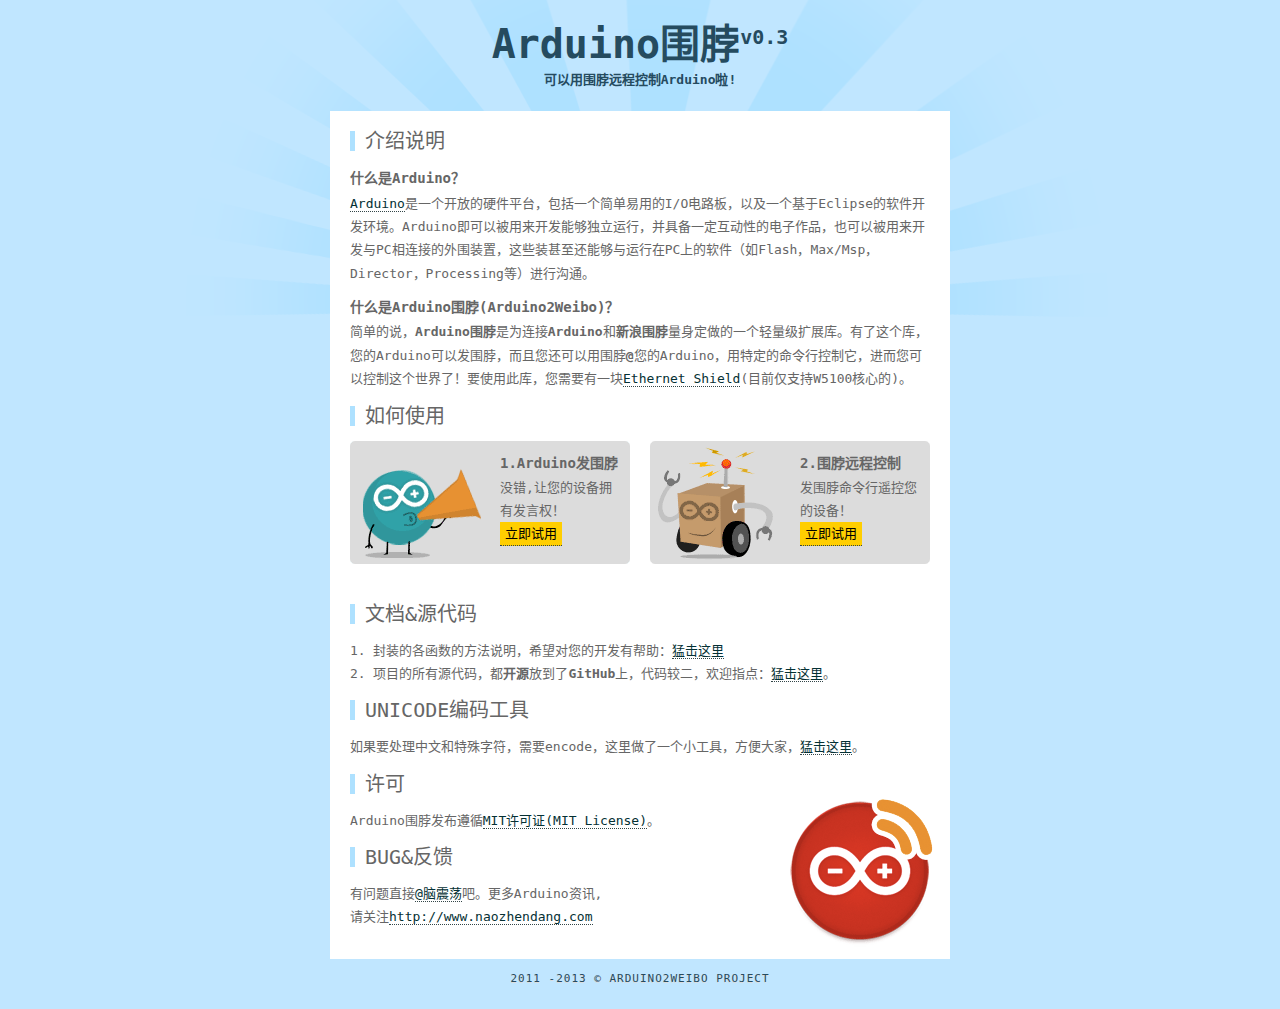
<file: index.html>
<!DOCTYPE HTML> 
<html lang="zh-CN"> 
<head> 
<meta charset="UTF-8"> 
<title>Arduino2Weibo - 可以用围脖远程控制Arduino啦!</title> 
<link rel="stylesheet" type="text/css" href="style.css" media="all" />  
</head> 
<body> 
	<h1>Arduino围脖<sup title="Version 0.3">v0.3</sup></h1> 
	<h2>可以用围脖远程控制Arduino啦!</h2> 
	<div class="wrap"> 
	
		<h3>介绍说明</h3> 
		
			<h4>什么是Arduino？</h4> 
            <p><a href="http://arduino.cc/"  target="_blank">Arduino</a>是一个开放的硬件平台，包括一个简单易用的I/O电路板，以及一个基于Eclipse的软件开发环境。Arduino即可以被用来开发能够独立运行，并具备一定互动性的电子作品，也可以被用来开发与PC相连接的外围装置，这些装甚至还能够与运行在PC上的软件（如Flash，Max/Msp，Director，Processing等）进行沟通。</p>
             
			
			<h4>什么是Arduino围脖(Arduino2Weibo)？</h4> 
			<p>简单的说，<strong>Arduino围脖</strong>是为连接<strong>Arduino</strong>和<strong>新浪围脖</strong>量身定做的一个轻量级扩展库。有了这个库，您的Arduino可以发围脖，而且您还可以用围脖<strong>@</strong>您的Arduino，用特定的命令行控制它，进而您可以控制这个世界了！要使用此库，您需要有一块<a href="http://www.arduino.cc/en/Main/ArduinoEthernetShield"  target="_blank">Ethernet Shield</a>(目前仅支持W5100核心的)。</p> 
				 
		<h3>如何使用</h3>
                <span class="pleft"><div><h4>1.Arduino发围脖</h4>没错,让您的设备拥有发言权！<br/><a class="last button" href="/post_intro.php">立即试用</a></div></span>
                <span class="pright"><div><h4>2.围脖远程控制</h4>发围脖命令行遥控您的设备！<br/><a class="last button" href="/remote_intro.php">立即试用</a></div></span>
                <div class="clear"></div>

  		<h3>文档&源代码</h3> 
		<p> 
   			1. 封装的各函数的方法说明，希望对您的开发有帮助：<a href="../docs.php" target="_blank">猛击这里</a><br/>
   			2. 项目的所有源代码，都<strong>开源</strong>放到了<strong>GitHub</strong>上，代码较二，欢迎指点：<a href="https://github.com/naozhendang/Arduino2Weibo" target="_blank">猛击这里</a>。
		</p> 
		
		<h3>Unicode编码工具</h3> 
		<p> 
			如果要处理中文和特殊字符，需要encode，这里做了一个小工具，方便大家，<a href="../encode.php" target="_blank">猛击这里</a>。
		</p> 
		
		<h3>许可</h3> 
		<p> 
			Arduino围脖发布遵循<a href="http://www.opensource.org/licenses/mit-license.php">MIT许可证(MIT License)</a>。
		</p> 
		
		<h3>Bug&反馈</h3> 
		<p> 
			有问题直接<a href="http://weibo.com/naozhendang">@脑震荡</a>吧。更多Arduino资讯,<br>请关注<a href="http://www.naozhendang.com" target="_blank">http://www.naozhendang.com</a>
		</p> 
	</div> 
	<div id="footer"> 
		2011 -2013 &copy; Arduino2Weibo Project</a> 
	</div> 
</body> 
</html>
</file>
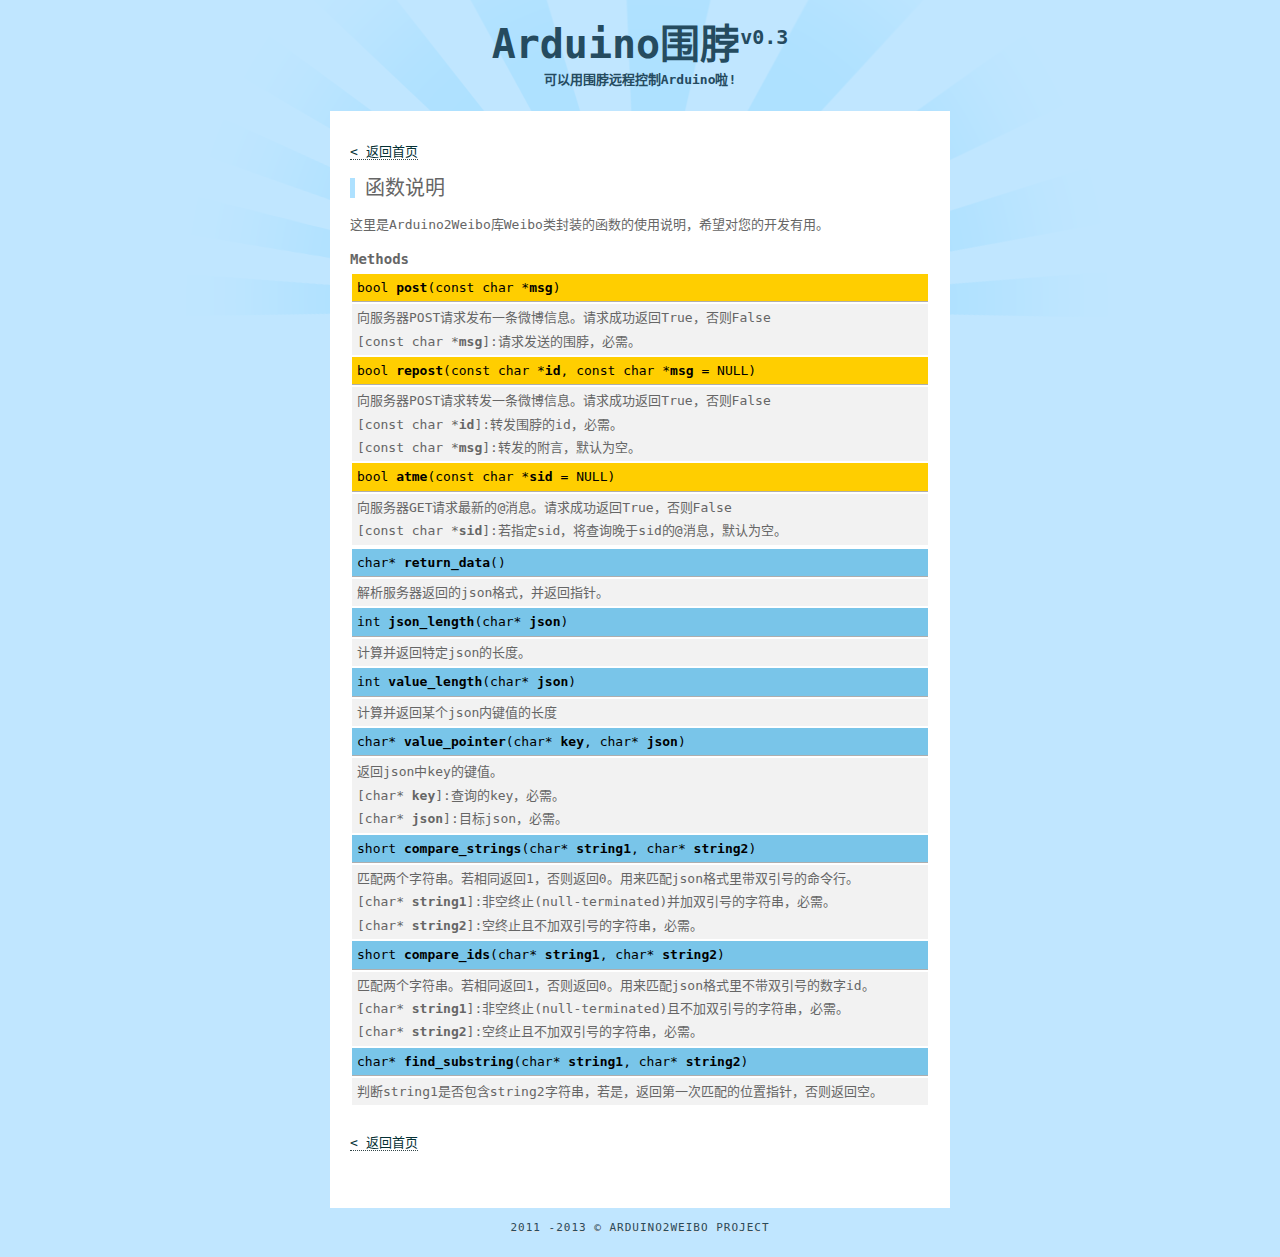
<file: docs.html>
<!DOCTYPE HTML> 
<html lang="zh-CN"> 
<head> 
<meta charset="UTF-8"> 
<title>Arduino2Weibo - 可以用围脖远程控制Arduino啦!</title> 
<link rel="stylesheet" type="text/css" href="style.css" media="all" />  
</head>  
<body> 
	<h1>Arduino围脖<sup title="Version 0.3">v0.3</sup></h1> 
	<h2>可以用围脖远程控制Arduino啦!</h2> 
	<div>
        <br/>
	<p><a href="../index.html">< 返回首页</a></p>
		<h3>函数说明</h3> 
        <p>这里是Arduino2Weibo库Weibo类封装的函数的使用说明，希望对您的开发有用。</p>
        <h4>Methods</h4>
	<table class="http">
	  <tbody>
            <tr>
            	<th>bool <strong>post</strong>(const char *<strong>msg</strong>)</th>
            </tr><tr>
                <td>向服务器POST请求发布一条微博信息。请求成功返回True，否则False<br/>[const char *<strong>msg</strong>]:请求发送的围脖，必需。</td>
            </tr>
            <tr>
            	<th>bool <strong>repost</strong>(const char *<strong>id</strong>, const char *<strong>msg</strong> = NULL)</th>
             </tr><tr>
             	<td>向服务器POST请求转发一条微博信息。请求成功返回True，否则False<br/>[const char *<strong>id</strong>]:转发围脖的id，必需。<br/>[const char *<strong>msg</strong>]:转发的附言，默认为空。</td>
            </tr>
            <tr>
            	<th>bool <strong>atme</strong>(const char *<strong>sid</strong> = NULL)</th>
             </tr><tr>
             	<td>向服务器GET请求最新的@消息。请求成功返回True，否则False<br/>[const char *<strong>sid</strong>]:若指定sid，将查询晚于sid的@消息，默认为空。</td>
            </tr>
            </tbody>
         </table>
         <table class="parser">
	  <tbody>
            <tr>
            	<th>char* <strong>return_data</strong>()</th>
            </tr><tr>
                <td>解析服务器返回的json格式，并返回指针。</td>
            </tr>
            <tr>
            	<th>int <strong>json_length</strong>(char* <strong>json</strong>)</th>
             </tr><tr>
             	<td>计算并返回特定json的长度。</td>
            </tr>
            <tr>
            	<th>int <strong>value_length</strong>(char* <strong>json</strong>)</th>
             </tr><tr>
             	<td>计算并返回某个json内键值的长度</td>
            </tr>
            <tr>
            	<th>char* <strong>value_pointer</strong>(char* <strong>key</strong>, char* <strong>json</strong>)</th>
             </tr><tr>
             	<td>返回json中key的键值。<br/>[char* <strong>key</strong>]:查询的key，必需。<br/>[char* <strong>json</strong>]:目标json，必需。</td>
            </tr>
            <tr>
            	<th>short <strong>compare_strings</strong>(char* <strong>string1</strong>, char* <strong>string2</strong>)</th>
             </tr><tr>
             	<td>匹配两个字符串。若相同返回1，否则返回0。用来匹配json格式里带双引号的命令行。<br/>[char* <strong>string1</strong>]:非空终止(null-terminated)并加双引号的字符串，必需。<br/>[char* <strong>string2</strong>]:空终止且不加双引号的字符串，必需。</td>
            </tr>
            <tr>
            	<th>short <strong>compare_ids</strong>(char* <strong>string1</strong>, char* <strong>string2</strong>)</th>
             </tr><tr>
             	<td>匹配两个字符串。若相同返回1，否则返回0。用来匹配json格式里不带双引号的数字id。<br/>[char* <strong>string1</strong>]:非空终止(null-terminated)且不加双引号的字符串，必需。<br/>[char* <strong>string2</strong>]:空终止且不加双引号的字符串，必需。</td>
            </tr>
            <tr>
            	<th>char* <strong>find_substring</strong>(char* <strong>string1</strong>, char* <strong>string2</strong>)</th>
             </tr><tr>
             	<td>判断string1是否包含string2字符串，若是，返回第一次匹配的位置指针，否则返回空。</td>
            </tr>
          </tbody>
         </table>
       
               
 <br/> <p><a href="../index.html">< 返回首页</a></p>              
<br/>
	</div>		
	<div id="footer"> 
		2011 -2013 &copy; Arduino2Weibo Project</a> 
	</div> 
</body> 
</html>
</file>
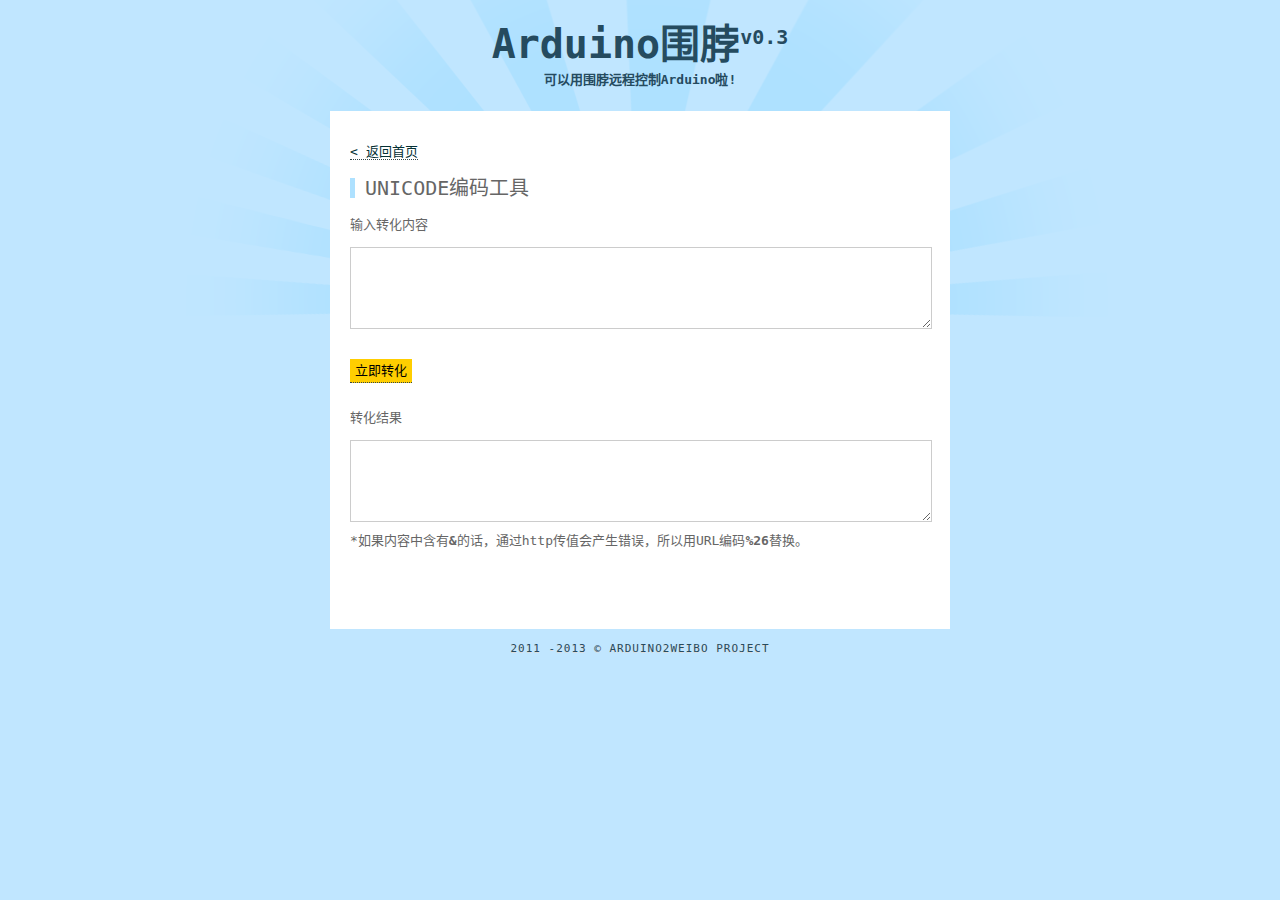
<file: encode.html>
<!DOCTYPE HTML> 
<html lang="zh-CN"> 
<head> 
<meta charset="UTF-8"> 
<title>Arduino2Weibo - 可以用围脖远程控制Arduino啦!</title> 
<link rel="stylesheet" type="text/css" href="style.css" media="all" />  
<script type="text/javascript"><!--
	function uE() {
		if (source.value == '') { alert('坑爹啊!文本框中没有内容...');}
		else{
			result.value = '';
			result.value = unicode(source.value);
		}	
	}


	// private method for UTF-8 encoding 
        function unicode(string){
                string = string.replace(/[^\u0000-\u00FF]/g,function($0){return escape($0).replace(/(%u)(w{4})/gi,"&#x$2;")}).replace(/%u/g,'\\u').replace(/&/g,'%26');
                string = string.toLowerCase();
                return string;
        }
//--></script> 
 
</head> 
<body> 
	<h1>Arduino围脖<sup title="Version 0.3">v0.3</sup></h1> 
	<h2>可以用围脖远程控制Arduino啦!</h2>  
	<div> 
        <br/>
	<p><a href="../index.html">< 返回首页</a></p>
	
		<h3>Unicode编码工具</h3> 
		<p>输入转化内容</p>
 		<textarea id="source" style="width: 580px; height: 80px"></textarea>
		<br><br>
		<a class="last button" href="javascript:void(uE())" style="margin:0 auto;">立即转化</a>
		<br><br>
 		<p>转化结果</p>
		<textarea id="result" style="width: 580px; height: 80px"></textarea>
		<p>*如果内容中含有<strong>&</strong>的话，通过http传值会产生错误，所以用URL编码<strong>%26</strong>替换。</p>
		<br><br>
		
		 
	</div>		
	<div id="footer"> 
		2011 -2013 &copy; Arduino2Weibo Project</a> 
	</div> 
</body> 
</html>
</file>
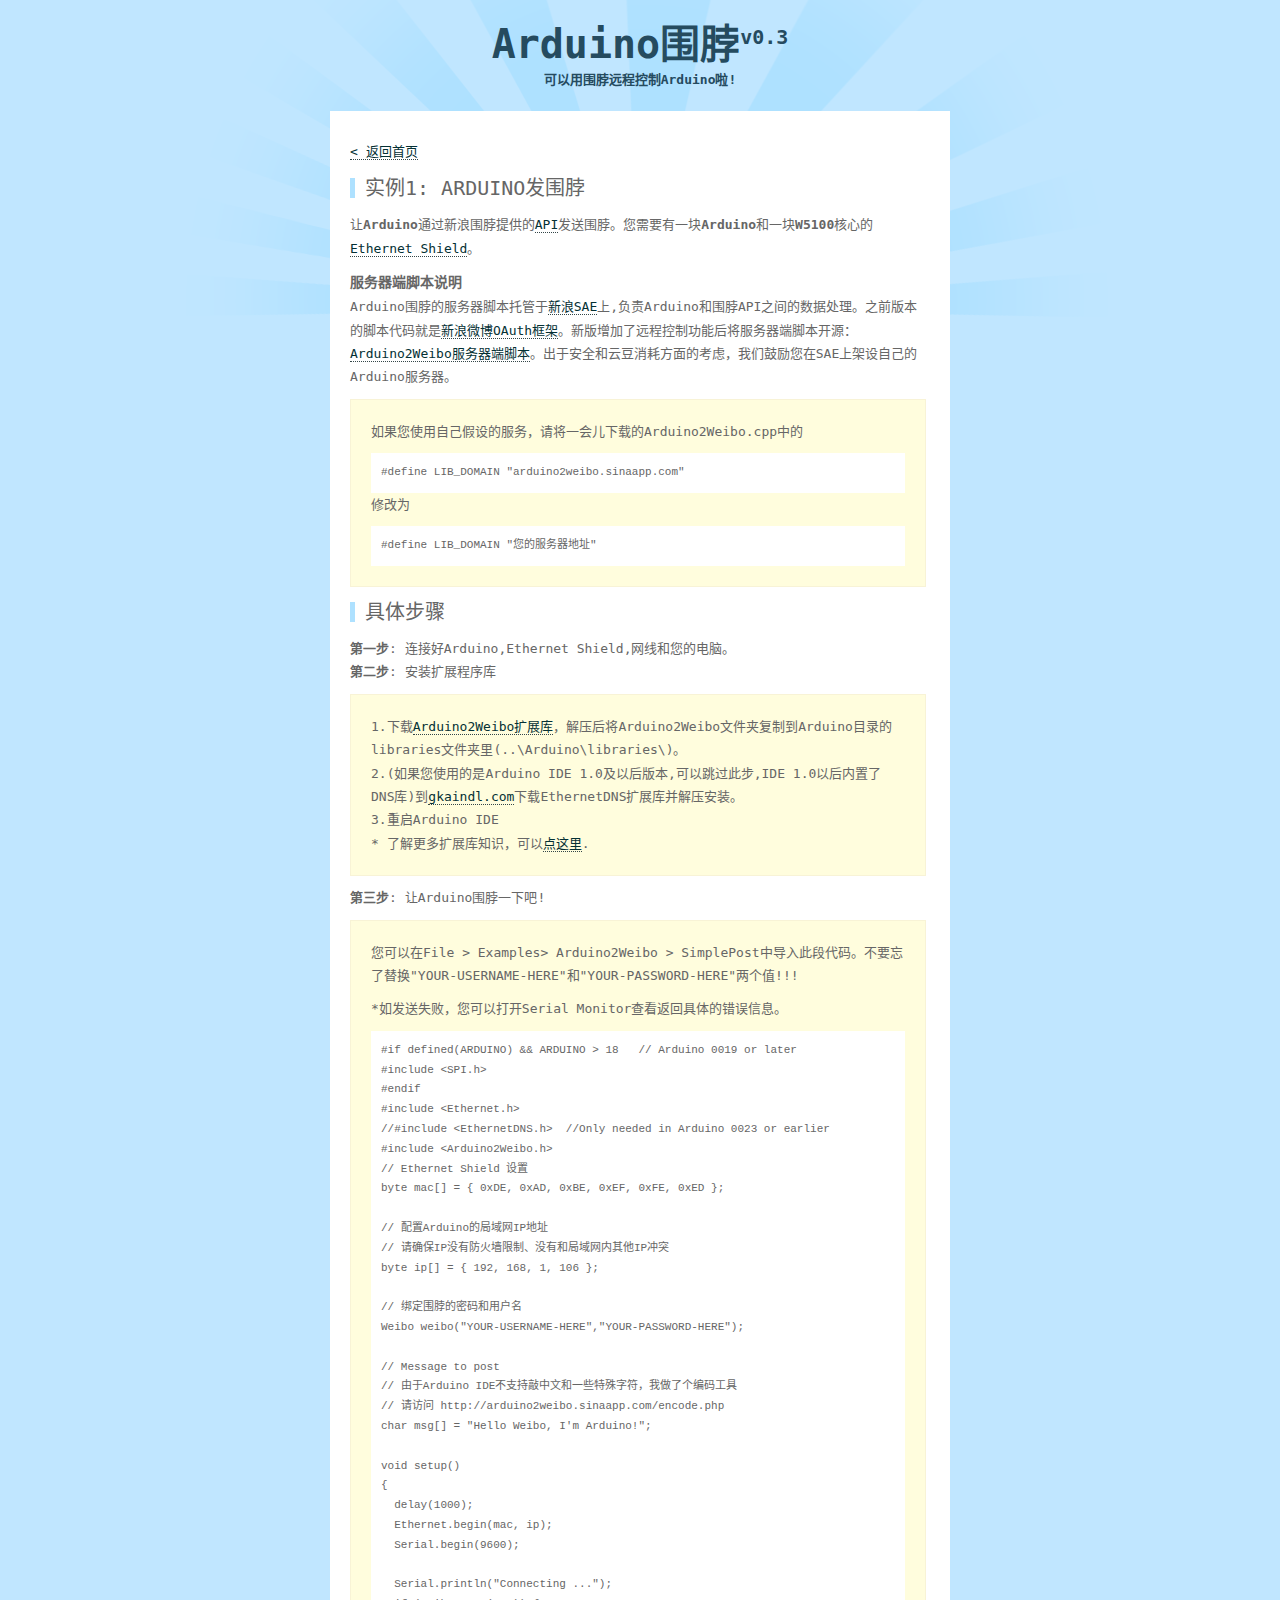
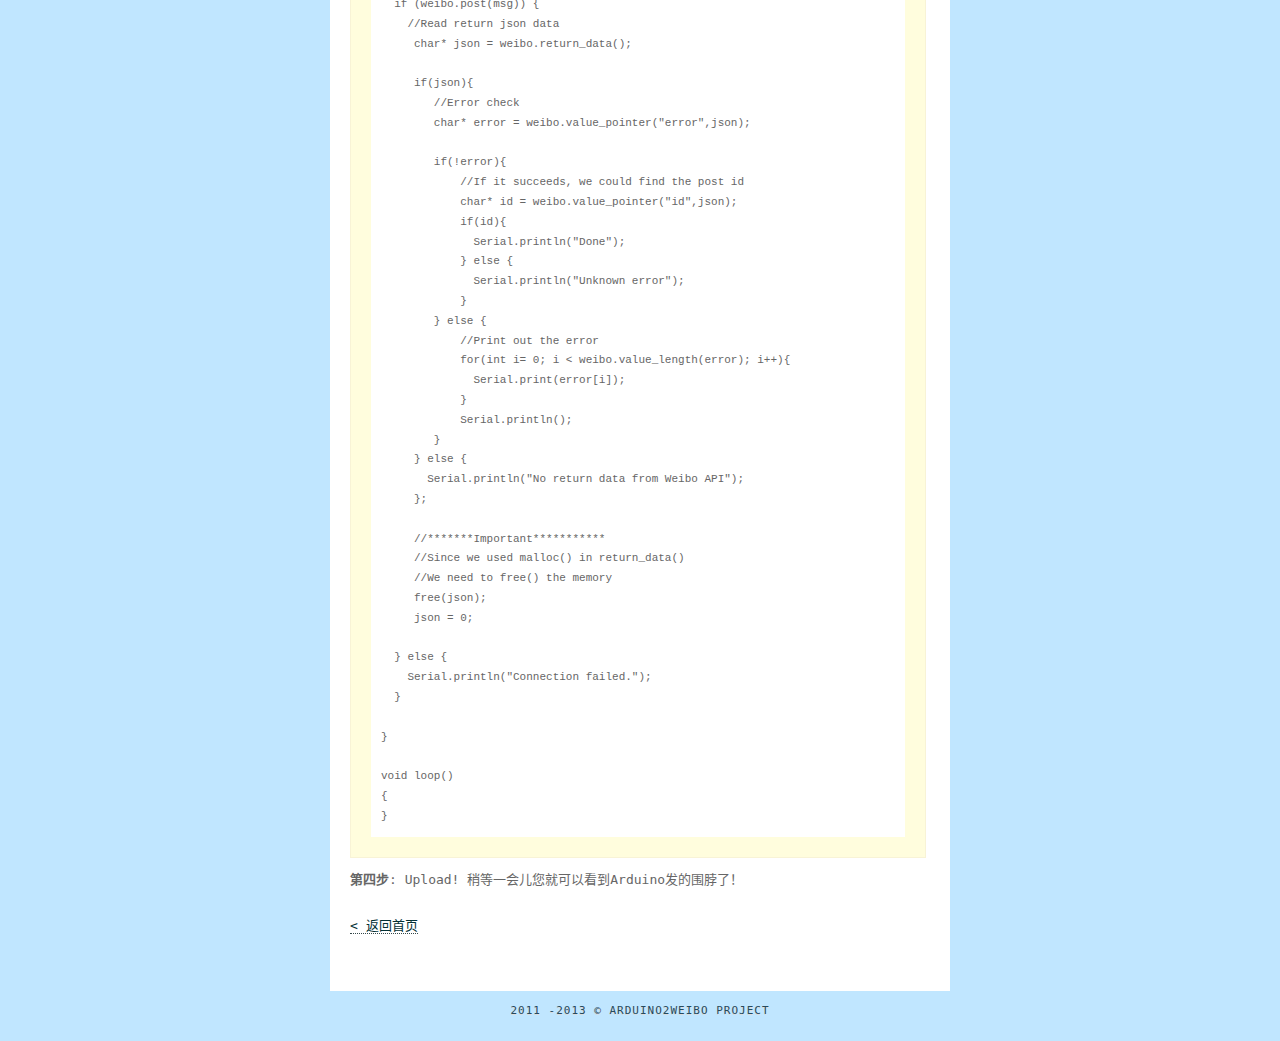
<file: post_intro.html>
<!DOCTYPE HTML> 
<html lang="zh-CN"> 
<head> 
<meta charset="UTF-8"> 
<title>Arduino2Weibo - 可以用围脖远程控制Arduino啦!</title> 
<link rel="stylesheet" type="text/css" href="style.css" media="all" />  
</head>  
<body> 
	<h1>Arduino围脖<sup title="Version 0.3">v0.3</sup></h1> 
	<h2>可以用围脖远程控制Arduino啦!</h2> 
	<div>
        <br/>
	<p><a href="../index.html">< 返回首页</a></p>
		<h3>实例1: Arduino发围脖</h3> 
		
            <p>让<strong>Arduino</strong>通过新浪围脖提供的<a href="http://open.weibo.com/" target="_blank">API</a>发送围脖。您需要有一块<strong>Arduino</strong>和一块<strong>W5100</strong>核心的<a href="http://www.arduino.cc/en/Main/ArduinoEthernetShield"  target="_blank">Ethernet Shield</a>。</p>
            <h4>服务器端脚本说明</h4>
            <p>Arduino围脖的服务器脚本托管于<a href="http://sae.sina.com.cn/"  target="_blank">新浪SAE</a>上,负责Arduino和围脖API之间的数据处理。之前版本的脚本代码就是<a href="http://sae.sina.com.cn/?m=apps&a=detail&aid=6"  target="_blank">新浪微博OAuth框架</a>。新版增加了远程控制功能后将服务器端脚本开源：<a href="https://github.com/naozhendang/Arduino2Weibo" target="_blank">Arduino2Weibo服务器端脚本</a>。出于安全和云豆消耗方面的考虑，我们鼓励您在SAE上架设自己的Arduino服务器。</p> 
	    <div class="panel">
            <p>如果您使用自己假设的服务，请将一会儿下载的Arduino2Weibo.cpp中的</p>
            <pre>#define LIB_DOMAIN "arduino2weibo.sinaapp.com"</pre>
            <p>修改为</p>
            <pre>#define LIB_DOMAIN "您的服务器地址"</pre>
            </div>
                
                <h3>具体步骤</h3>
		<ul>
			<li><strong>第一步</strong>: 连接好Arduino,Ethernet Shield,网线和您的电脑。</li>
			<li><strong>第二步</strong>: 安装扩展程序库</li>
				<div class="panel" id="step2">
					<ul> 
						<li>1.下载<a href="https://github.com/naozhendang/Arduino2Weibo" target="_blank">Arduino2Weibo扩展库</a>，解压后将Arduino2Weibo文件夹复制到Arduino目录的libraries文件夹里(..\Arduino\libraries\)。</li>
						<li>2.(如果您使用的是Arduino IDE 1.0及以后版本,可以跳过此步,IDE 1.0以后内置了DNS库)到<a href="http://gkaindl.com/software/arduino-ethernet"  target="_blank">gkaindl.com</a>下载EthernetDNS扩展库并解压安装。</li>
						<li>3.重启Arduino IDE</li>
						<li>* 了解更多扩展库知识，可以<a href="http://www.arduino.cc/en/Hacking/Libraries" class="ext"  target="_blank">点这里</a>.</li>
					</ul> 
				</div>
			<li><strong>第三步</strong>: 让Arduino围脖一下吧!</li>
				<div class="panel" id="step3">
					 <p>您可以在File > Examples> Arduino2Weibo > SimplePost中导入此段代码。不要忘了替换"YOUR-USERNAME-HERE"和"YOUR-PASSWORD-HERE"两个值!!!</p>
					 <p>*如发送失败，您可以打开Serial Monitor查看返回具体的错误信息。</p>
					 
<pre>
#if defined(ARDUINO) && ARDUINO > 18   // Arduino 0019 or later
#include &lt;SPI.h&gt;
#endif
#include &lt;Ethernet.h&gt;
//#include &lt;EthernetDNS.h&gt;  //Only needed in Arduino 0023 or earlier
#include &lt;Arduino2Weibo.h&gt;
// Ethernet Shield 设置
byte mac[] = { 0xDE, 0xAD, 0xBE, 0xEF, 0xFE, 0xED };

// 配置Arduino的局域网IP地址
// 请确保IP没有防火墙限制、没有和局域网内其他IP冲突
byte ip[] = { 192, 168, 1, 106 };

// 绑定围脖的密码和用户名
Weibo weibo("YOUR-USERNAME-HERE","YOUR-PASSWORD-HERE");

// Message to post
// 由于Arduino IDE不支持敲中文和一些特殊字符，我做了个编码工具 
// 请访问 http://arduino2weibo.sinaapp.com/encode.php
char msg[] = "Hello Weibo, I'm Arduino!";

void setup()
{
  delay(1000);
  Ethernet.begin(mac, ip);
  Serial.begin(9600);
  
  Serial.println("Connecting ...");
  if (weibo.post(msg)) {
    //Read return json data
     char* json = weibo.return_data(); 
     
     if(json){
        //Error check
        char* error = weibo.value_pointer("error",json);
        
        if(!error){
            //If it succeeds, we could find the post id
            char* id = weibo.value_pointer("id",json);           
            if(id){
              Serial.println("Done");
            } else {
              Serial.println("Unknown error");
            }
        } else {
            //Print out the error
            for(int i= 0; i < weibo.value_length(error); i++){
              Serial.print(error[i]);
            }
            Serial.println();
        }
     } else {
       Serial.println("No return data from Weibo API");
     };

     //*******Important***********
     //Since we used malloc() in return_data()
     //We need to free() the memory
     free(json);
     json = 0;
        
  } else {
    Serial.println("Connection failed.");
  }
  
}

void loop()
{
}
</pre>

					 
					 
					 
					 
				</div>	
                                <li><strong>第四步</strong>: Upload! 稍等一会儿您就可以看到Arduino发的围脖了！</li>
		</ul>
 <br/> <p><a href="../index.html">< 返回首页</a></p>              
<br/>
	</div>		
	<div id="footer"> 
		2011 -2013 &copy; Arduino2Weibo Project</a> 
	</div> 
</body> 
</html>
</file>
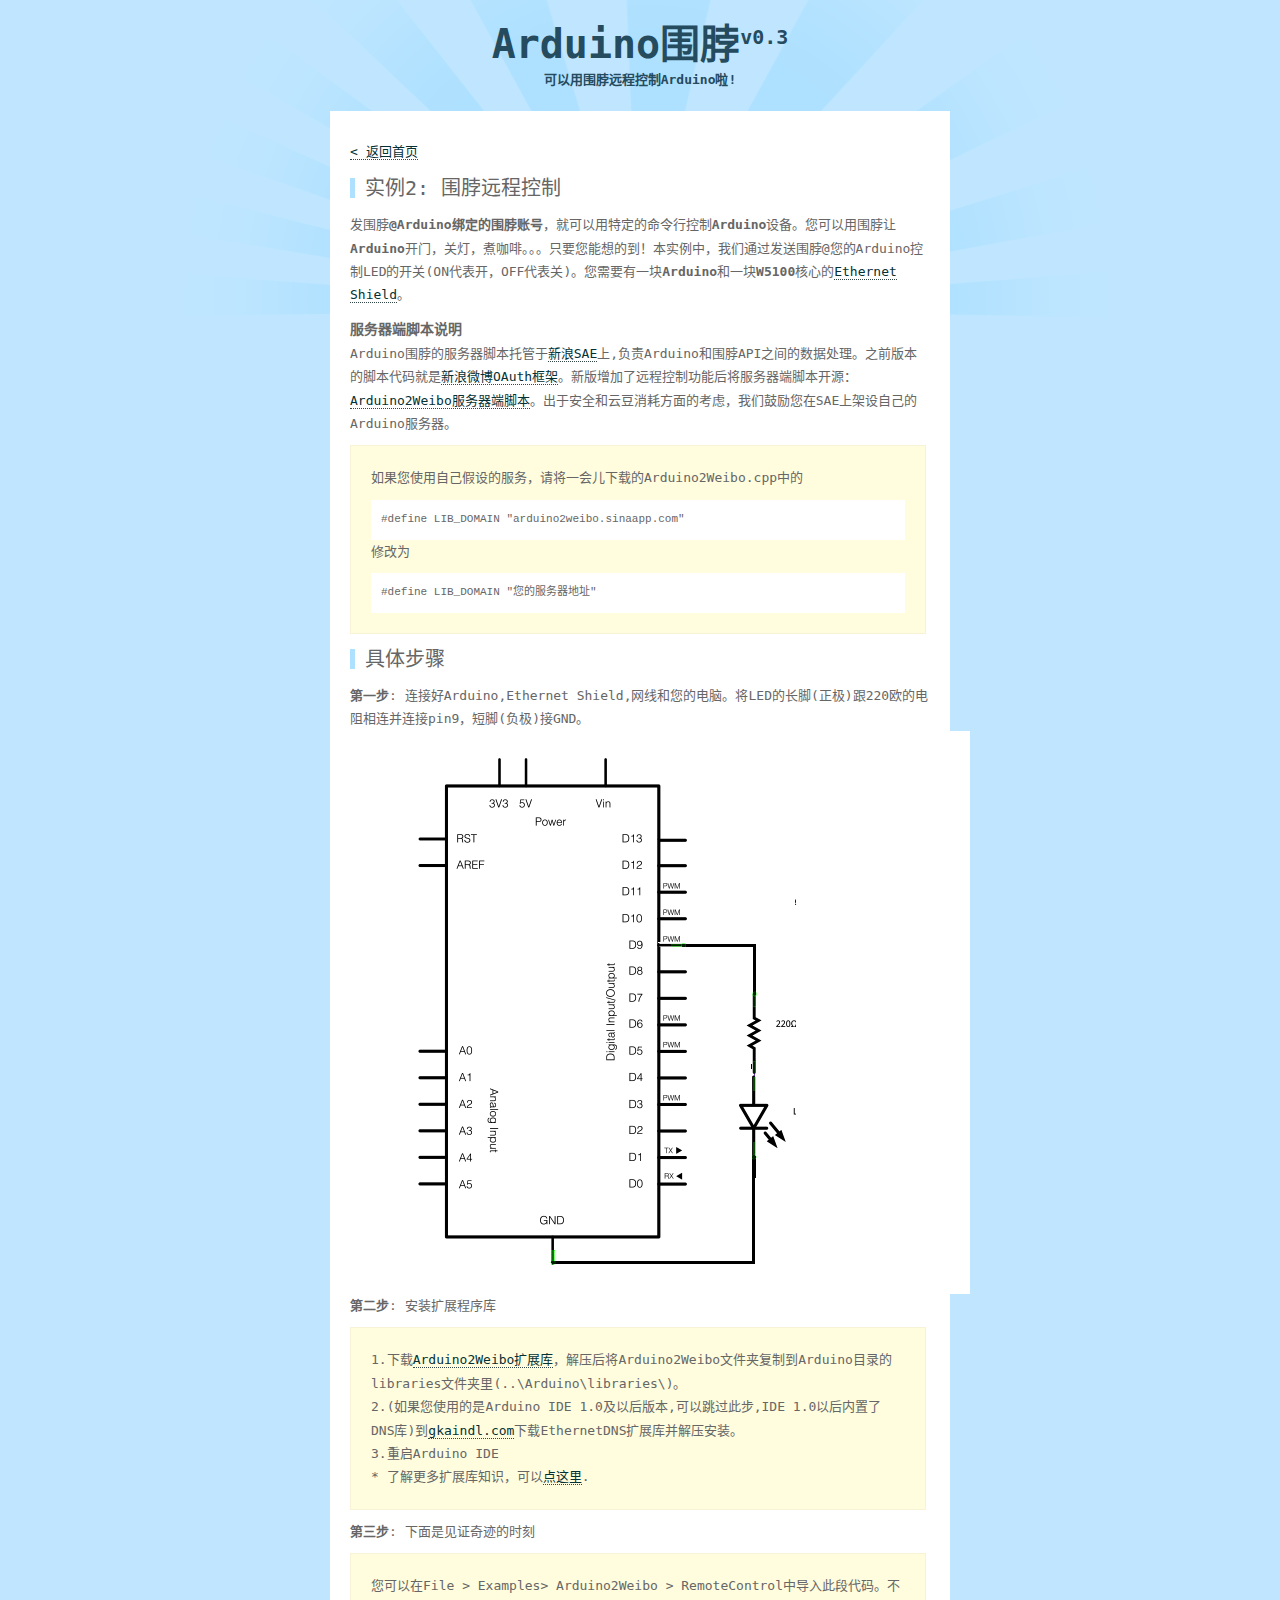
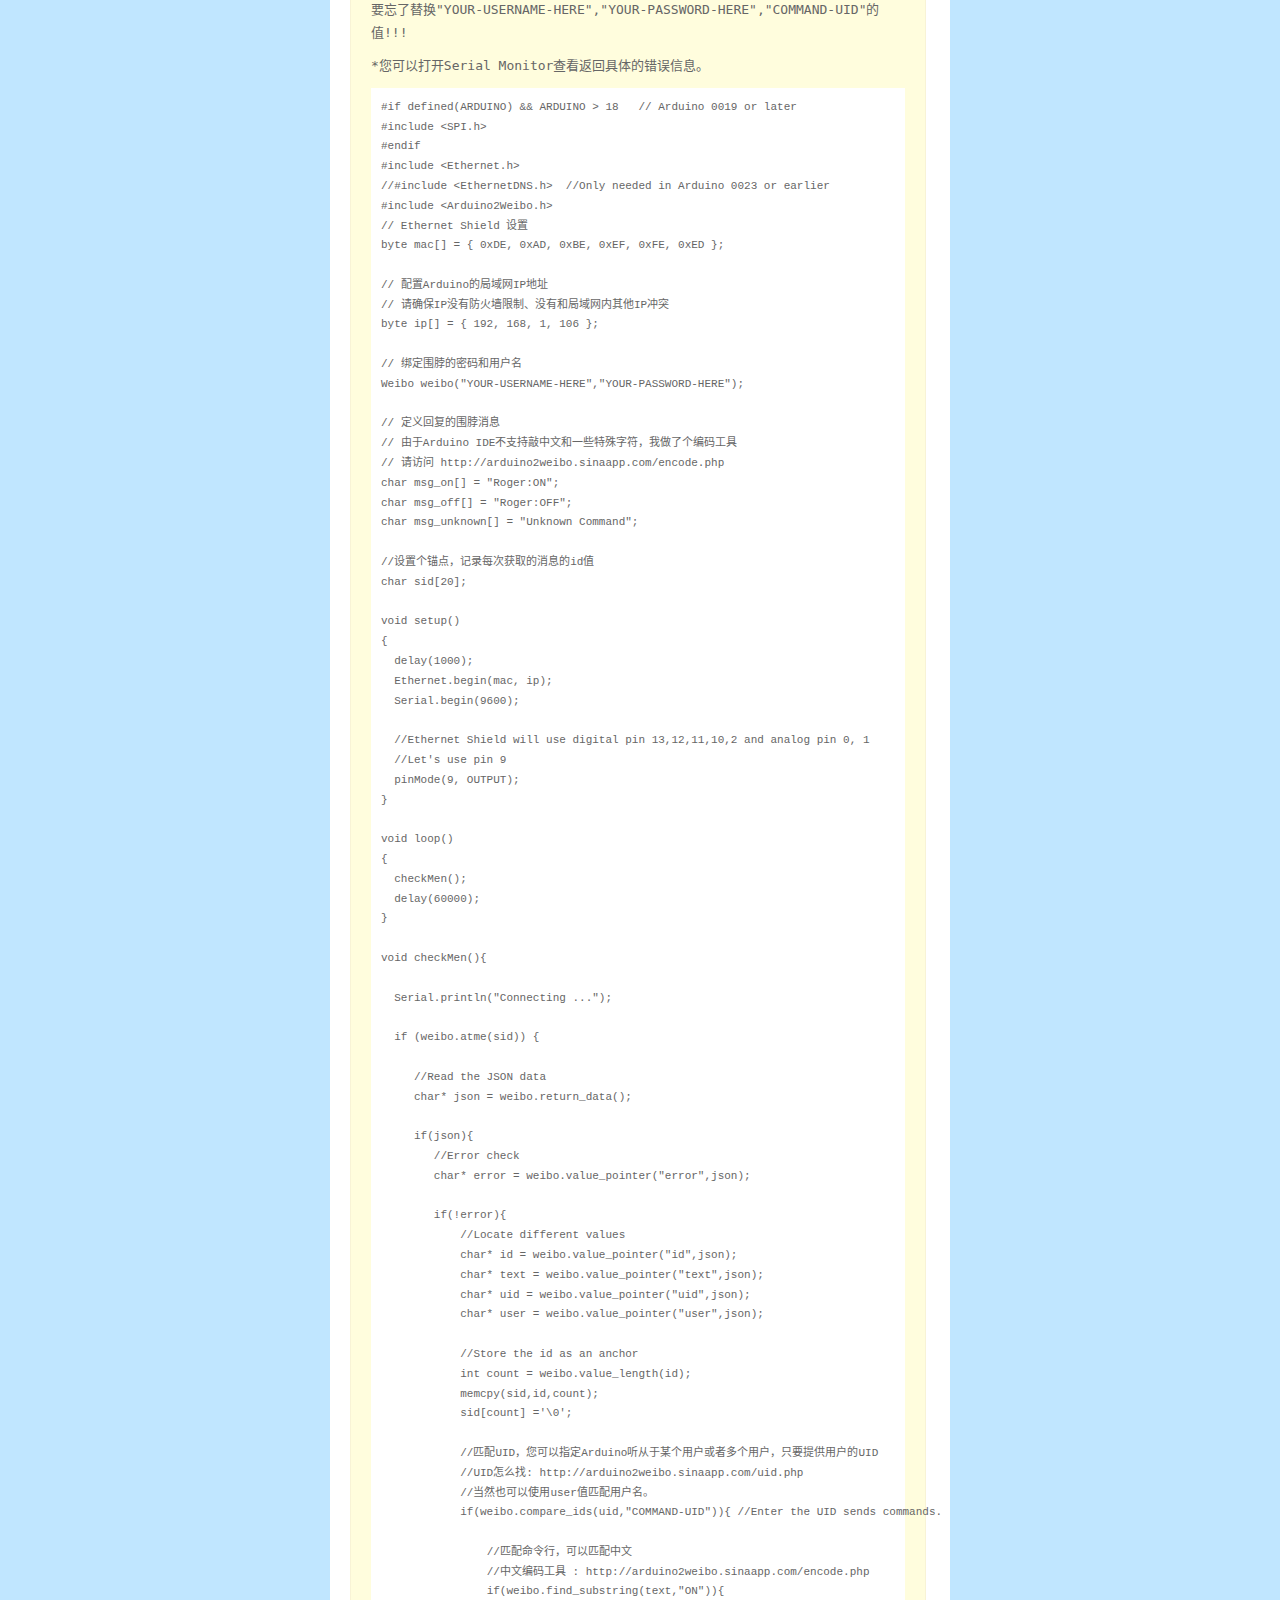
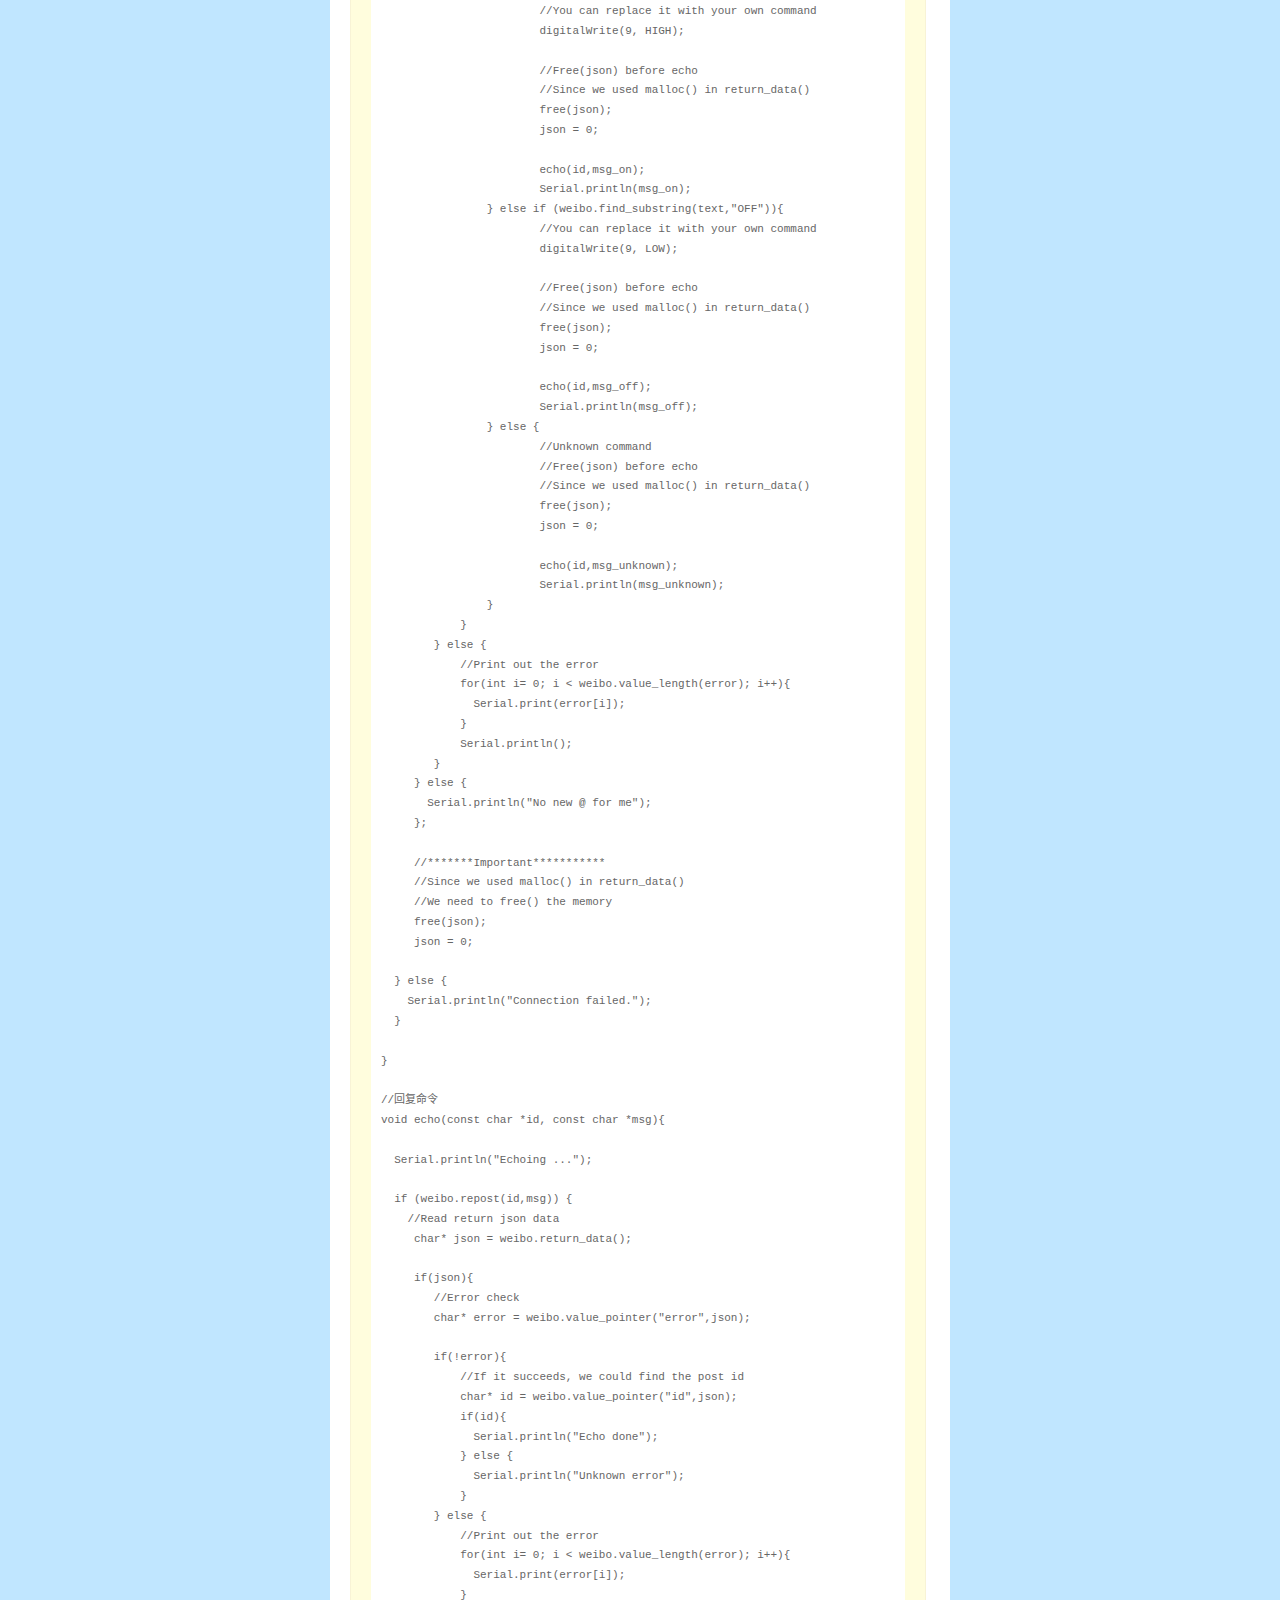
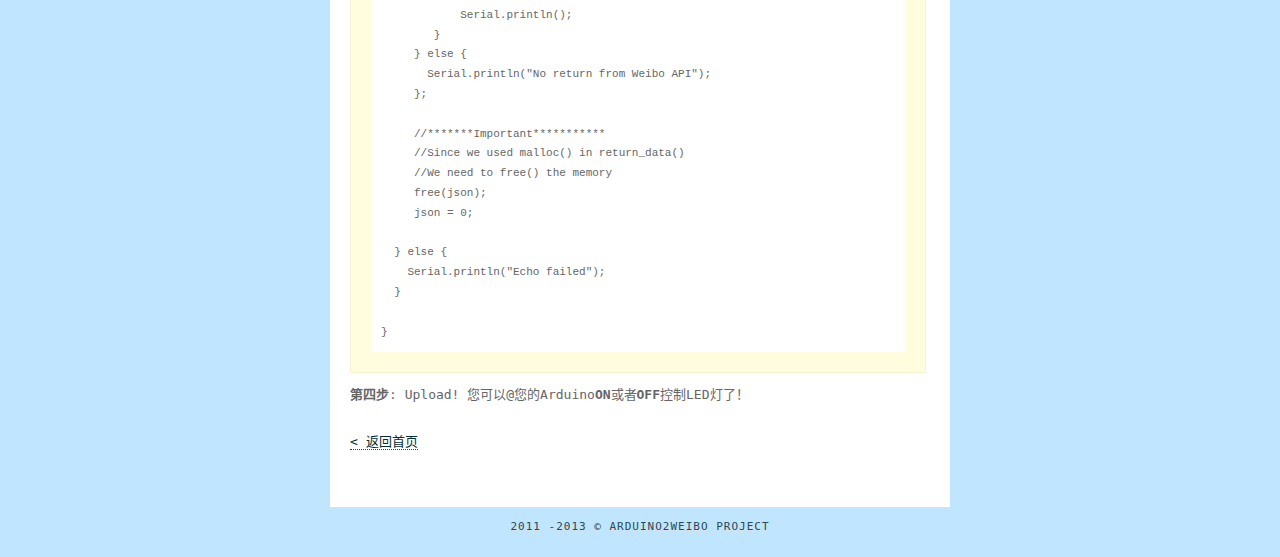
<file: remote_intro.html>
<!DOCTYPE HTML> 
<html lang="zh-CN"> 
<head> 
<meta charset="UTF-8"> 
<title>Arduino2Weibo - 可以用围脖远程控制Arduino啦!</title> 
<link rel="stylesheet" type="text/css" href="style.css" media="all" />  
</head>  
<body> 
	<h1>Arduino围脖<sup title="Version 0.3">v0.3</sup></h1> 
	<h2>可以用围脖远程控制Arduino啦!</h2> 
	<div>
        <br/>
	<p><a href="../index.html">< 返回首页</a></p>
		<h3>实例2: 围脖远程控制</h3> 
		
            <p>发围脖<strong>@Arduino绑定的围脖账号</strong>，就可以用特定的命令行控制<strong>Arduino</strong>设备。您可以用围脖让<strong>Arduino</strong>开门，关灯，煮咖啡。。。只要您能想的到！本实例中，我们通过发送围脖@您的Arduino控制LED的开关(ON代表开，OFF代表关)。您需要有一块<strong>Arduino</strong>和一块<strong>W5100</strong>核心的<a href="http://www.arduino.cc/en/Main/ArduinoEthernetShield"  target="_blank">Ethernet Shield</a>。</p>
            <h4>服务器端脚本说明</h4>
            <p>Arduino围脖的服务器脚本托管于<a href="http://sae.sina.com.cn/"  target="_blank">新浪SAE</a>上,负责Arduino和围脖API之间的数据处理。之前版本的脚本代码就是<a href="http://sae.sina.com.cn/?m=apps&a=detail&aid=6"  target="_blank">新浪微博OAuth框架</a>。新版增加了远程控制功能后将服务器端脚本开源：<a href="https://github.com/naozhendang/Arduino2Weibo" target="_blank">Arduino2Weibo服务器端脚本</a>。出于安全和云豆消耗方面的考虑，我们鼓励您在SAE上架设自己的Arduino服务器。</p> 
	    <div class="panel">
            <p>如果您使用自己假设的服务，请将一会儿下载的Arduino2Weibo.cpp中的</p>
            <pre>#define LIB_DOMAIN "arduino2weibo.sinaapp.com"</pre>
            <p>修改为</p>
            <pre>#define LIB_DOMAIN "您的服务器地址"</pre>
            </div>
                
                <h3>具体步骤</h3>
		<ul>
			<li><strong>第一步</strong>: 连接好Arduino,Ethernet Shield,网线和您的电脑。将LED的长脚(正极)跟220欧的电阻相连并连接pin9，短脚(负极)接GND。</li>
                        <div><img src="../img/ExampleCircuit_sch.png" /></div>
			<li><strong>第二步</strong>: 安装扩展程序库</li>
				<div class="panel" id="step2">
					<ul> 
						<li>1.下载<a href="https://github.com/naozhendang/Arduino2Weibo" target="_blank">Arduino2Weibo扩展库</a>，解压后将Arduino2Weibo文件夹复制到Arduino目录的libraries文件夹里(..\Arduino\libraries\)。</li>
						<li>2.(如果您使用的是Arduino IDE 1.0及以后版本,可以跳过此步,IDE 1.0以后内置了DNS库)到<a href="http://gkaindl.com/software/arduino-ethernet"  target="_blank">gkaindl.com</a>下载EthernetDNS扩展库并解压安装。</li>
						<li>3.重启Arduino IDE</li>
						<li>* 了解更多扩展库知识，可以<a href="http://www.arduino.cc/en/Hacking/Libraries" class="ext"  target="_blank">点这里</a>.</li>
					</ul> 
				</div>
			<li><strong>第三步</strong>: 下面是见证奇迹的时刻</li>
				<div class="panel" id="step3">
					 <p>您可以在File > Examples> Arduino2Weibo > RemoteControl中导入此段代码。不要忘了替换"YOUR-USERNAME-HERE","YOUR-PASSWORD-HERE","COMMAND-UID"的值!!!</p>
					 <p>*您可以打开Serial Monitor查看返回具体的错误信息。</p>
					 
<pre>
#if defined(ARDUINO) && ARDUINO > 18   // Arduino 0019 or later
#include &lt;SPI.h&gt;
#endif
#include &lt;Ethernet.h&gt;
//#include &lt;EthernetDNS.h&gt;  //Only needed in Arduino 0023 or earlier
#include &lt;Arduino2Weibo.h&gt;
// Ethernet Shield 设置
byte mac[] = { 0xDE, 0xAD, 0xBE, 0xEF, 0xFE, 0xED };

// 配置Arduino的局域网IP地址
// 请确保IP没有防火墙限制、没有和局域网内其他IP冲突
byte ip[] = { 192, 168, 1, 106 };

// 绑定围脖的密码和用户名
Weibo weibo("YOUR-USERNAME-HERE","YOUR-PASSWORD-HERE");

// 定义回复的围脖消息
// 由于Arduino IDE不支持敲中文和一些特殊字符，我做了个编码工具 
// 请访问 http://arduino2weibo.sinaapp.com/encode.php
char msg_on[] = "Roger:ON";
char msg_off[] = "Roger:OFF";
char msg_unknown[] = "Unknown Command";

//设置个锚点，记录每次获取的消息的id值
char sid[20];

void setup()
{
  delay(1000);
  Ethernet.begin(mac, ip);
  Serial.begin(9600);
  
  //Ethernet Shield will use digital pin 13,12,11,10,2 and analog pin 0, 1
  //Let's use pin 9
  pinMode(9, OUTPUT);
}

void loop()
{  
  checkMen();
  delay(60000);
}

void checkMen(){
   
  Serial.println("Connecting ...");

  if (weibo.atme(sid)) {
  
     //Read the JSON data
     char* json = weibo.return_data();  
     
     if(json){
        //Error check
        char* error = weibo.value_pointer("error",json);
        
        if(!error){
            //Locate different values
            char* id = weibo.value_pointer("id",json);
            char* text = weibo.value_pointer("text",json);
            char* uid = weibo.value_pointer("uid",json);
            char* user = weibo.value_pointer("user",json);
			
	    //Store the id as an anchor
            int count = weibo.value_length(id);
            memcpy(sid,id,count);
            sid[count] ='\0';
            
            //匹配UID，您可以指定Arduino听从于某个用户或者多个用户，只要提供用户的UID
	    //UID怎么找: http://arduino2weibo.sinaapp.com/uid.php
            //当然也可以使用user值匹配用户名。
            if(weibo.compare_ids(uid,"COMMAND-UID")){ //Enter the UID sends commands.
			    
		//匹配命令行，可以匹配中文
		//中文编码工具 : http://arduino2weibo.sinaapp.com/encode.php
		if(weibo.find_substring(text,"ON")){
			//You can replace it with your own command
			digitalWrite(9, HIGH);
					
			//Free(json) before echo 
			//Since we used malloc() in return_data()
			free(json);
			json = 0;
					
			echo(id,msg_on);
                        Serial.println(msg_on);
		} else if (weibo.find_substring(text,"OFF")){
			//You can replace it with your own command
			digitalWrite(9, LOW);
					
			//Free(json) before echo 
			//Since we used malloc() in return_data()
			free(json);
			json = 0;
					
			echo(id,msg_off);
			Serial.println(msg_off);
		} else {
			//Unknown command
			//Free(json) before echo 
			//Since we used malloc() in return_data()
			free(json);
			json = 0;
					
			echo(id,msg_unknown);
			Serial.println(msg_unknown);
		}
            }
        } else {
            //Print out the error
            for(int i= 0; i < weibo.value_length(error); i++){
              Serial.print(error[i]);
            }
            Serial.println();
        }
     } else {
       Serial.println("No new @ for me");
     };

     //*******Important***********
     //Since we used malloc() in return_data()
     //We need to free() the memory
     free(json);
     json = 0;
     
  } else {
    Serial.println("Connection failed.");
  } 

}

//回复命令
void echo(const char *id, const char *msg){

  Serial.println("Echoing ...");
  
  if (weibo.repost(id,msg)) {
    //Read return json data
     char* json = weibo.return_data(); 
     
     if(json){
        //Error check
        char* error = weibo.value_pointer("error",json);
        
        if(!error){
            //If it succeeds, we could find the post id
            char* id = weibo.value_pointer("id",json);           
            if(id){
              Serial.println("Echo done");
            } else {
              Serial.println("Unknown error");
            }
        } else {
            //Print out the error
            for(int i= 0; i < weibo.value_length(error); i++){
              Serial.print(error[i]);
            }
            Serial.println();
        }
     } else {
       Serial.println("No return from Weibo API");
     };

     //*******Important***********
     //Since we used malloc() in return_data()
     //We need to free() the memory
     free(json);
     json = 0;
        
  } else {
    Serial.println("Echo failed");
  }

}
</pre>

					 
					 
					 
					 
				</div>	
                                <li><strong>第四步</strong>: Upload! 您可以@您的Arduino<strong>ON</strong>或者<strong>OFF</strong>控制LED灯了！</li>
		</ul>
 <br/> <p><a href="../index.html">< 返回首页</a></p>              
<br/>
	</div>		
	<div id="footer"> 
		2011 -2013 &copy; Arduino2Weibo Project</a> 
	</div> 
</body> 
</html>
</file>
<file: style.css>
/* 
  Styles for Arduino2Weibo
  Author: naozhendang
  Website: www.naozhendang.com
*/
*{margin:0;padding:0;font-size:1em;border:0;outline:none;list-style:none;text-decoration:none;}
.clear{clear:both;display:block;overflow:hidden;visibility:hidden;width:0;height:0;}
.clearfix:after{clear:both;content:' ';display:block;font-size:0;line-height:0;visibility:hidden;width:0;height:0;}
* html .clearfix,:first-child+html .clearfix{zoom:1;}
body{background:#c0e6ff url('img/a2w_bg.gif') no-repeat top center;color:#666;font:13px/1.8 "Monospace",Courier New,Helvetica,Arial,sans-serif;}
a:link,a:visited{color:#043034;border-bottom:1px dotted #334648;}
a:hover,a:focus{border-bottom:1px solid #334648;color:#334648;}
a:active,input[type=submit]:active{position:relative;bottom:-1px;}
p{margin:0 0 10px;}
small{font-size:12px;}
div{margin:0 auto;width:100%;text-align:left;background:#fff;width:580px;padding:5px 20px 20px;}
span.pleft{float:left;display:block;background:#fff url('img/postweibo.gif') no-repeat 0 0; width:280px; height:123px;}
span.pright{margin-left:20px;float:left;display:block;background:#fff url('img/remotecontrol.gif') no-repeat 0 0; width:280px; height:123px;}
span div{padding:0;background:none;margin:10px 10px 0 150px;width:120px;}
.wrap{background:#fff url('img/aw_logo.gif') no-repeat right bottom;}
div#footer{margin-top:10px;background:none;text-align:center;padding:0;color:#254b5f;font-size:11px;font-weight:100;letter-spacing:1px;text-shadow:0 1px 0 #ddd;text-transform:uppercase;margin-bottom:20px;}
div#footer a{color:#ddd;border:none;}
div#footer a:hover{color:#fff;}
h1,h2{width:100%;text-align:center;color:#254b5f;}
h1{font-size:40px;margin-top:20px;line-height:1.2;}
h1 sup{font-size:20px;}
h1 a{color:#fff!important;border:none!important;}
h1 a:hover{color:#eee!important;}
h2{margin-bottom:20px;}
h3{border-left:5px solid #aee1ff;font-size:20px;line-height:1;padding-left:10px;margin:15px 0;text-transform:uppercase;font-weight:100;}
h4{font-size:14px;font-weight:700;}
a.button{background:#ffce00;color:#000;padding:4px 5px;text-align:center;width:150px;}
input[type=text],input[type=password]{border:1px solid #B4BABB;font-family:Helvetica;font-size:13px;padding:5px;width:328px;}
input.half {width:156px;}
input[type=text]:focus,input[type=password]:focus{border:1px solid #143C3F;}
input[type=submit]{background:none repeat scroll 0 0 #143C3F;border:1px solid #143C3F;color:#FFF;font-family:Helvetica;font-size:13px;padding:5px;cursor:pointer;}
label{display:block}
div ul{}
.panel{width:92%;background:#fffddd;margin:10px 0;border:1px solid #f8f3d6;padding-top:20px;}
.token{width:92%;background:#fffddd;margin:10px 0;border:1px solid #f8f3d6;padding-top:20px;text-align:center;font-size:18px}
pre{background:#fff;padding:10px;font-size:11px}

.clear{clear:both;}
textarea{border:1px solid #ccc;}
table{border:0;width:580px;border- collapse: collapse;}
table.http tr th{font-weight:normal;background:#ffce00;color:#000; padding:2px 5px;border-bottom:1px solid #aeaeae;}
table.parser tr th{font-weight:normal;background:#79C5E9;color:#000; padding:2px 5px;border-bottom:1px solid #aeaeae;}
table tr td{background:#f2f2f2;padding:2px 5px;}
</file>
